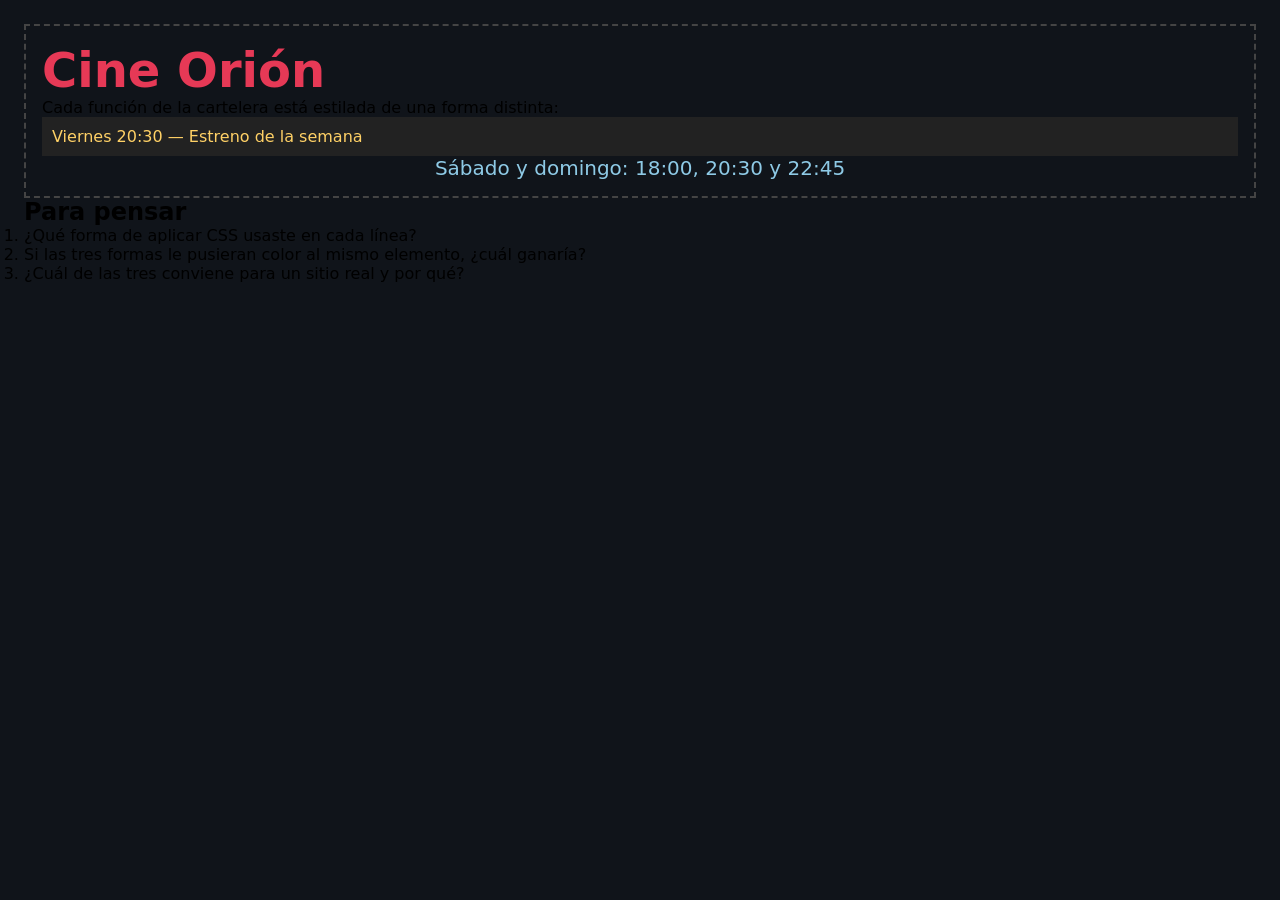
<file: 01-formas-de-aplicar-css/index.html>
<!doctype html>
<html lang="es">
  <head>
    <meta charset="UTF-8" />
    <meta name="viewport" content="width=device-width, initial-scale=1.0" />
    <title>Cine Orión — Cartelera</title>

    <!-- ============================================================
          ESTE ES EL ÚNICO EJERCICIO DE LA CARPETA DONDE SE EDITA
         EL HTML. Acá practicás el CSS INTERNO (etiqueta <style>).
         ============================================================ -->
    <style>
      /* TODO 2 ✅ — CSS interno
         Escribí una regla para la clase .funcion con:
         - background-color: #222
         - color: #ffd166
         - padding: 10px
      */

      .funcion {
        background-color: #222;
        color: #ffd166;
        padding: 10px;
      }
    </style>

    <link rel="stylesheet" href="styles.css" />
  </head>
  <body>
    <header class="cartel">
      <!-- TODO 1 ✅ — CSS en línea
           Completá el atributo style de este h1 con:
           style="color: #e63946; font-size: 48px;"
      -->
      <h1 style="color: #e63956; font-size: 48px">Cine Orión</h1>

      <p>Cada función de la cartelera está estilada de una forma distinta:</p>

      <!-- TODO 2 — CSS interno: esta línea toma la regla del <style> de arriba -->
      <p class="funcion">Viernes 20:30 — Estreno de la semana</p>

      <!-- TODO 3 — CSS externo: esta línea se estila desde styles.css -->
      <p class="funcion-externa">Sábado y domingo: 18:00, 20:30 y 22:45</p>
    </header>

    <main class="para-pensar">
      <h2>Para pensar</h2>
      <ol>
        <li>¿Qué forma de aplicar CSS usaste en cada línea?</li>
        <li>
          Si las tres formas le pusieran color al mismo elemento, ¿cuál ganaría?
        </li>
        <li>¿Cuál de las tres conviene para un sitio real y por qué?</li>
      </ol>
    </main>
  </body>
</html>
</file>
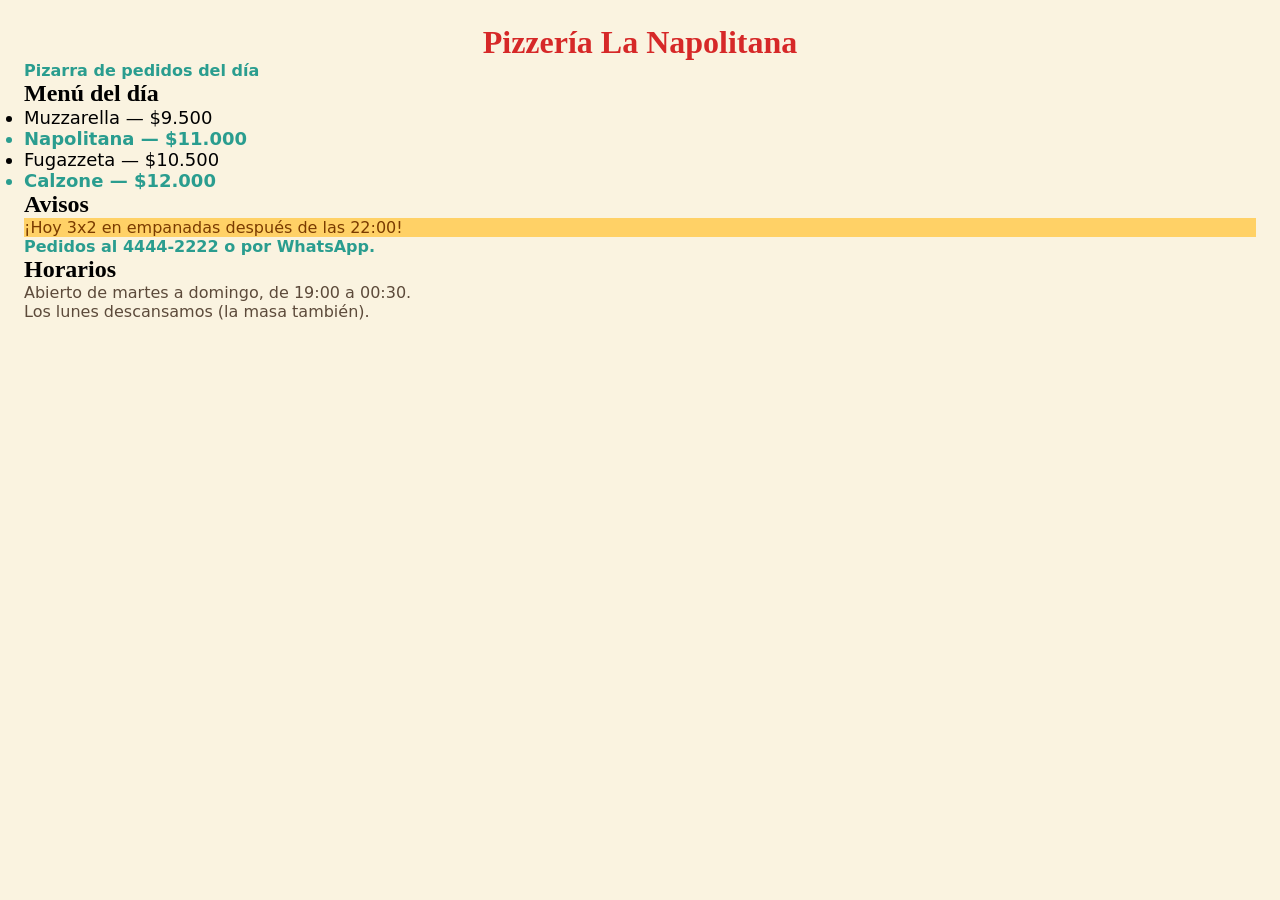
<file: 02-selectores-especificidad/index.html>
<!doctype html>
<html lang="es">
  <head>
    <meta charset="UTF-8" />
    <meta name="viewport" content="width=device-width, initial-scale=1.0" />
    <title>La Napolitana — Pizarra de pedidos</title>
    <link rel="stylesheet" href="styles.css" />
  </head>
  <body>
    <header>
      <h1 id="titulo-principal">Pizzería La Napolitana</h1>
      <p class="destacado">Pizarra de pedidos del día</p>
    </header>

    <main>
      <section class="menu">
        <h2>Menú del día</h2>
        <ul>
          <li>Muzzarella — $9.500</li>
          <li class="destacado">Napolitana — $11.000</li>
          <li>Fugazzeta — $10.500</li>
          <li class="destacado">Calzone — $12.000</li>
        </ul>
      </section>

      <section class="avisos">
        <h2>Avisos</h2>
        <p id="aviso">¡Hoy 3x2 en empanadas después de las 22:00!</p>
        <p class="destacado">Pedidos al 4444-2222 o por WhatsApp.</p>
      </section>

      <section class="horarios">
        <h2>Horarios</h2>
        <p>Abierto de martes a domingo, de 19:00 a 00:30.</p>
        <p>Los lunes descansamos (la masa también).</p>
      </section>
    </main>
  </body>
</html>
</file>
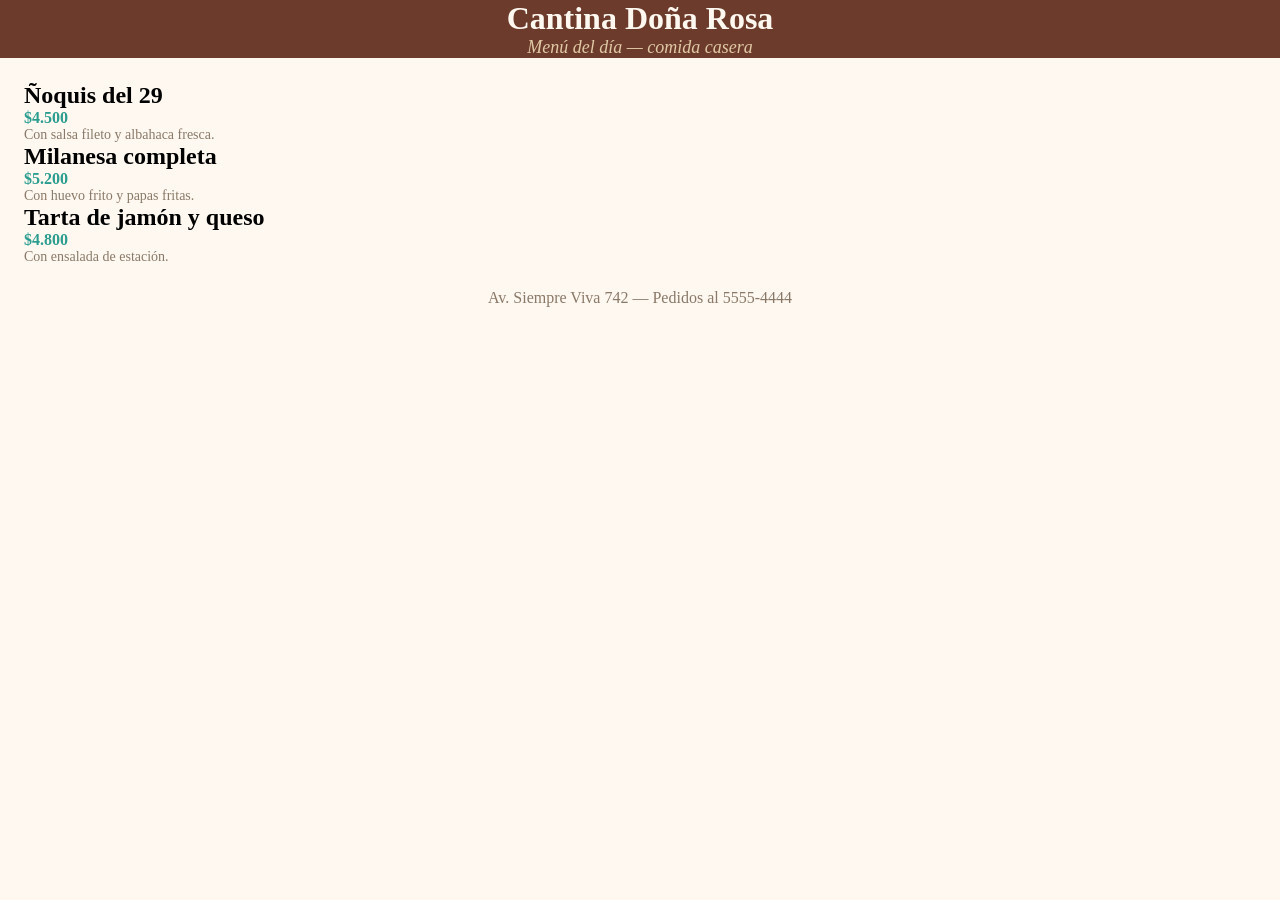
<file: 03-texto-y-colores/index.html>
<!DOCTYPE html>
<html lang="es">
  <head>
    <meta charset="UTF-8" />
    <meta name="viewport" content="width=device-width, initial-scale=1.0" />
    <title>Cantina Doña Rosa — Menú del día</title>
    <link rel="stylesheet" href="styles.css" />
  </head>
  <body>
    <header class="encabezado">
      <h1>Cantina Doña Rosa</h1>
      <p class="subtitulo">Menú del día — comida casera</p>
    </header>

    <main>
      <article class="plato">
        <h2>Ñoquis del 29</h2>
        <p class="precio">$4.500</p>
        <p class="descripcion">Con salsa fileto y albahaca fresca.</p>
      </article>

      <article class="plato">
        <h2>Milanesa completa</h2>
        <p class="precio">$5.200</p>
        <p class="descripcion">Con huevo frito y papas fritas.</p>
      </article>

      <article class="plato">
        <h2>Tarta de jamón y queso</h2>
        <p class="precio">$4.800</p>
        <p class="descripcion">Con ensalada de estación.</p>
      </article>
    </main>

    <footer class="pie">
      <p>Av. Siempre Viva 742 — Pedidos al 5555-4444</p>
    </footer>
  </body>
</html>
</file>
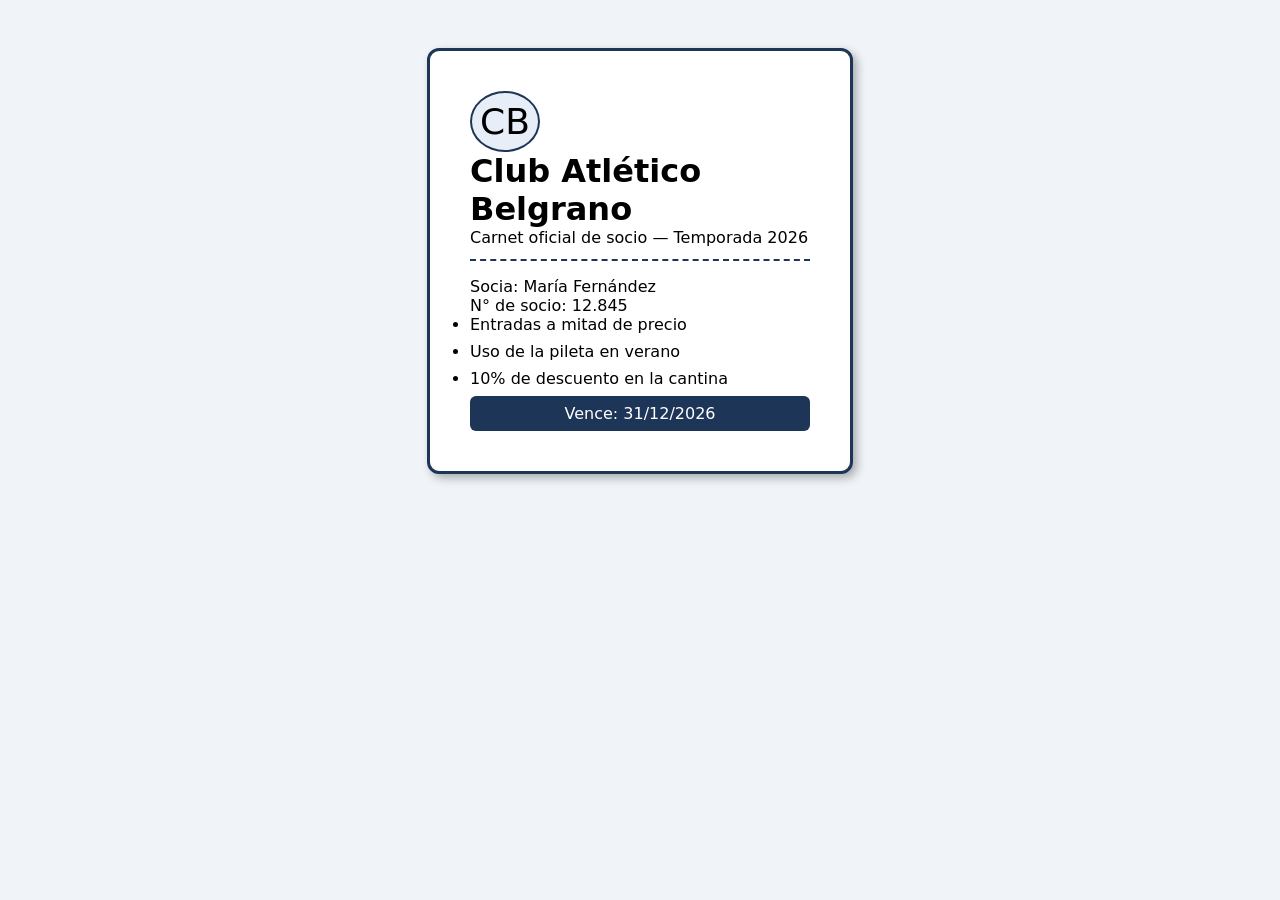
<file: 04-modelo-de-caja/index.html>
<!DOCTYPE html>
<html lang="es">
  <head>
    <meta charset="UTF-8" />
    <meta name="viewport" content="width=device-width, initial-scale=1.0" />
    <title>Club Atlético Belgrano — Carnet de socio</title>
    <link rel="stylesheet" href="styles.css" />
  </head>
  <body>
    <main class="carnet">
      <div class="fila-encabezado">
        <span class="escudo">CB</span>
        <div>
          <h1>Club Atlético Belgrano</h1>
          <p>Carnet oficial de socio — Temporada 2026</p>
        </div>
      </div>

      <div class="datos">
        <p class="nombre">Socia: María Fernández</p>
        <p class="numero">N° de socio: 12.845</p>
      </div>

      <ul class="beneficios">
        <li>Entradas a mitad de precio</li>
        <li>Uso de la pileta en verano</li>
        <li>10% de descuento en la cantina</li>
      </ul>

      <p class="vencimiento">Vence: 31/12/2026</p>
    </main>
  </body>
</html>
</file>
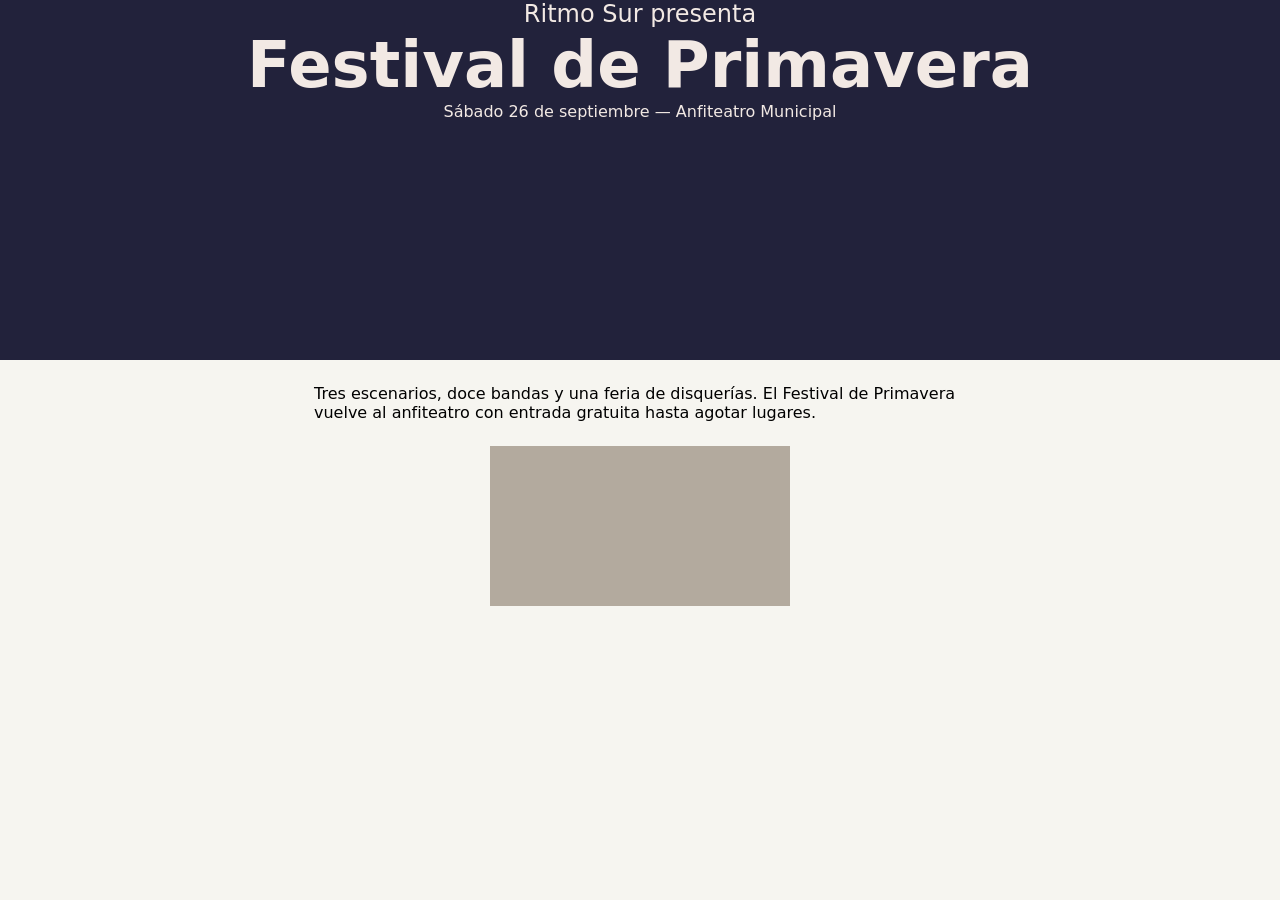
<file: 05-tamanos-y-unidades/index.html>
<!DOCTYPE html>
<html lang="es">
  <head>
    <meta charset="UTF-8" />
    <meta name="viewport" content="width=device-width, initial-scale=1.0" />
    <title>Ritmo Sur — Festival de Primavera</title>
    <link rel="stylesheet" href="styles.css" />
  </head>
  <body>
    <header class="banner">
      <p class="etiqueta">Ritmo Sur presenta</p>
      <h1>Festival de Primavera</h1>
      <p class="fecha">Sábado 26 de septiembre — Anfiteatro Municipal</p>
    </header>

    <main class="contenido">
      <p>
        Tres escenarios, doce bandas y una feria de disquerías. El Festival de
        Primavera vuelve al anfiteatro con entrada gratuita hasta agotar lugares.
      </p>

      <div class="poster"></div>
    </main>
  </body>
</html>
</file>
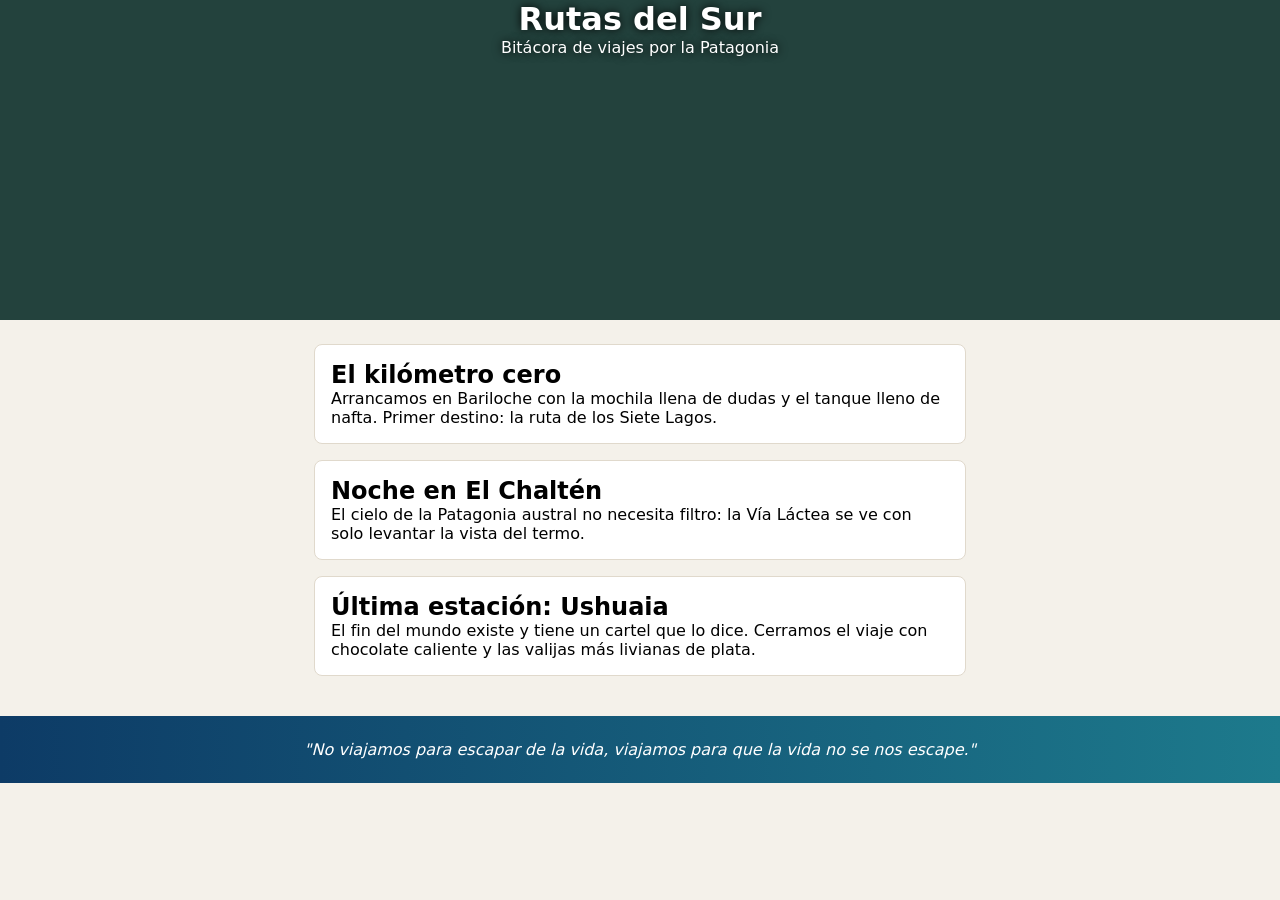
<file: 06-background/index.html>
<!DOCTYPE html>
<html lang="es">
  <head>
    <meta charset="UTF-8" />
    <meta name="viewport" content="width=device-width, initial-scale=1.0" />
    <title>Rutas del Sur — Bitácora de viajes</title>
    <link rel="stylesheet" href="styles.css" />
  </head>
  <body>
    <header class="hero">
      <h1>Rutas del Sur</h1>
      <p>Bitácora de viajes por la Patagonia</p>
    </header>

    <main>
      <article class="post">
        <h2>El kilómetro cero</h2>
        <p>
          Arrancamos en Bariloche con la mochila llena de dudas y el tanque
          lleno de nafta. Primer destino: la ruta de los Siete Lagos.
        </p>
      </article>

      <article class="post">
        <h2>Noche en El Chaltén</h2>
        <p>
          El cielo de la Patagonia austral no necesita filtro: la Vía Láctea
          se ve con solo levantar la vista del termo.
        </p>
      </article>

      <article class="post">
        <h2>Última estación: Ushuaia</h2>
        <p>
          El fin del mundo existe y tiene un cartel que lo dice. Cerramos el
          viaje con chocolate caliente y las valijas más livianas de plata.
        </p>
      </article>
    </main>

    <blockquote class="frase">
      "No viajamos para escapar de la vida, viajamos para que la vida no se
      nos escape."
    </blockquote>
  </body>
</html>
</file>
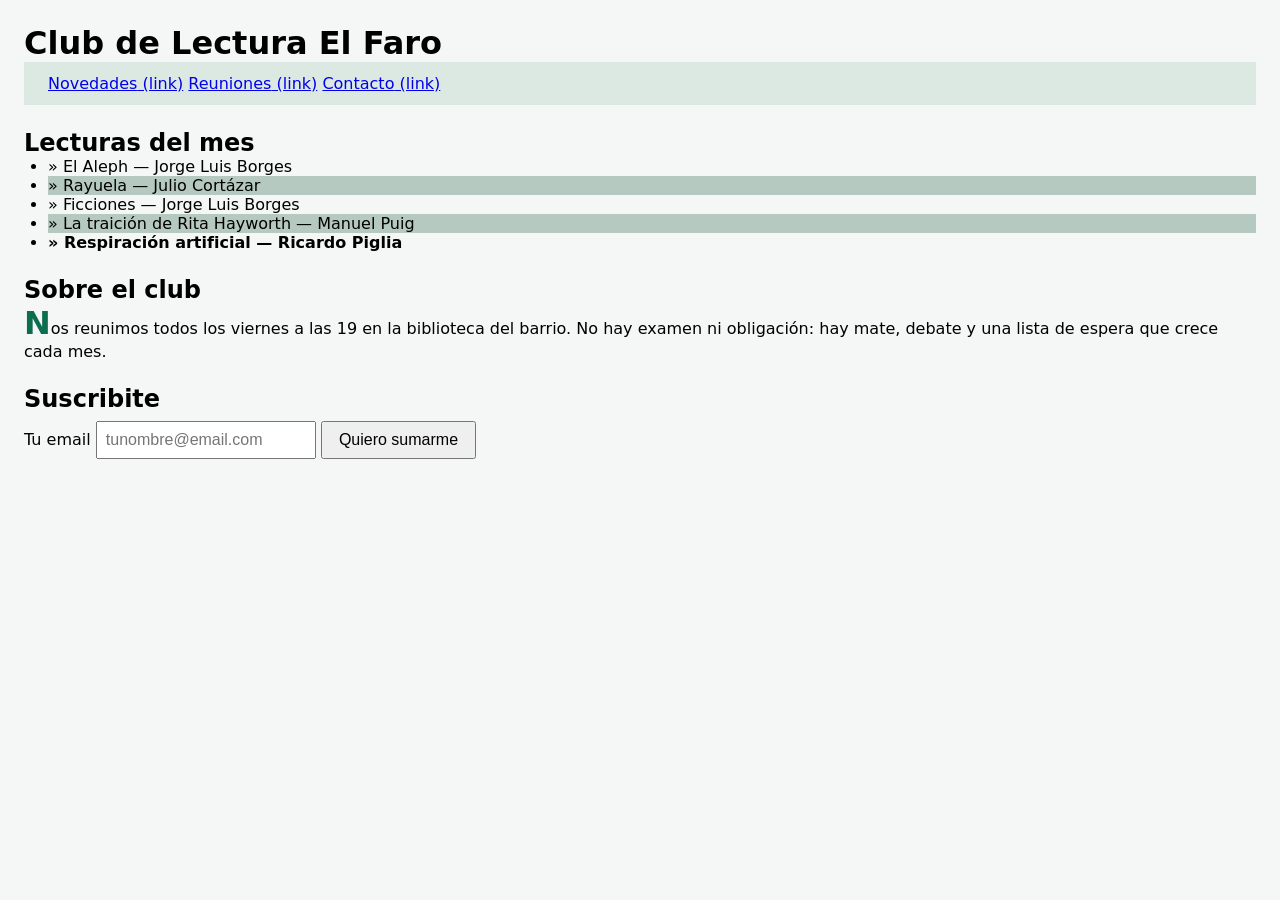
<file: 09-pseudoclases-pseudoelementos/index.html>
<!DOCTYPE html>
<html lang="es">
  <head>
    <meta charset="UTF-8" />
    <meta name="viewport" content="width=device-width, initial-scale=1.0" />
    <title>Club de Lectura El Faro</title>
    <link rel="stylesheet" href="styles.css" />
  </head>
  <body>
    <header>
      <h1>Club de Lectura El Faro</h1>
      <nav class="menu">
        <a href="#">Novedades</a>
        <a href="#">Reuniones</a>
        <a href="#">Contacto</a>
      </nav>
    </header>

    <main>
      <section class="libros">
        <h2>Lecturas del mes</h2>
        <ul class="lista">
          <li>El Aleph — Jorge Luis Borges</li>
          <li>Rayuela — Julio Cortázar</li>
          <li>Ficciones — Jorge Luis Borges</li>
          <li>La traición de Rita Hayworth — Manuel Puig</li>
          <li>Respiración artificial — Ricardo Piglia</li>
        </ul>
      </section>

      <section class="sobre">
        <h2>Sobre el club</h2>
        <p class="texto">
          Nos reunimos todos los viernes a las 19 en la biblioteca del barrio.
          No hay examen ni obligación: hay mate, debate y una lista de espera
          que crece cada mes.
        </p>
      </section>

      <section class="contacto">
        <h2>Suscribite</h2>
        <form>
          <label for="email">Tu email</label>
          <input type="email" id="email" placeholder="tunombre@email.com" />
          <button type="submit">Quiero sumarme</button>
        </form>
      </section>
    </main>
  </body>
</html>
</file>
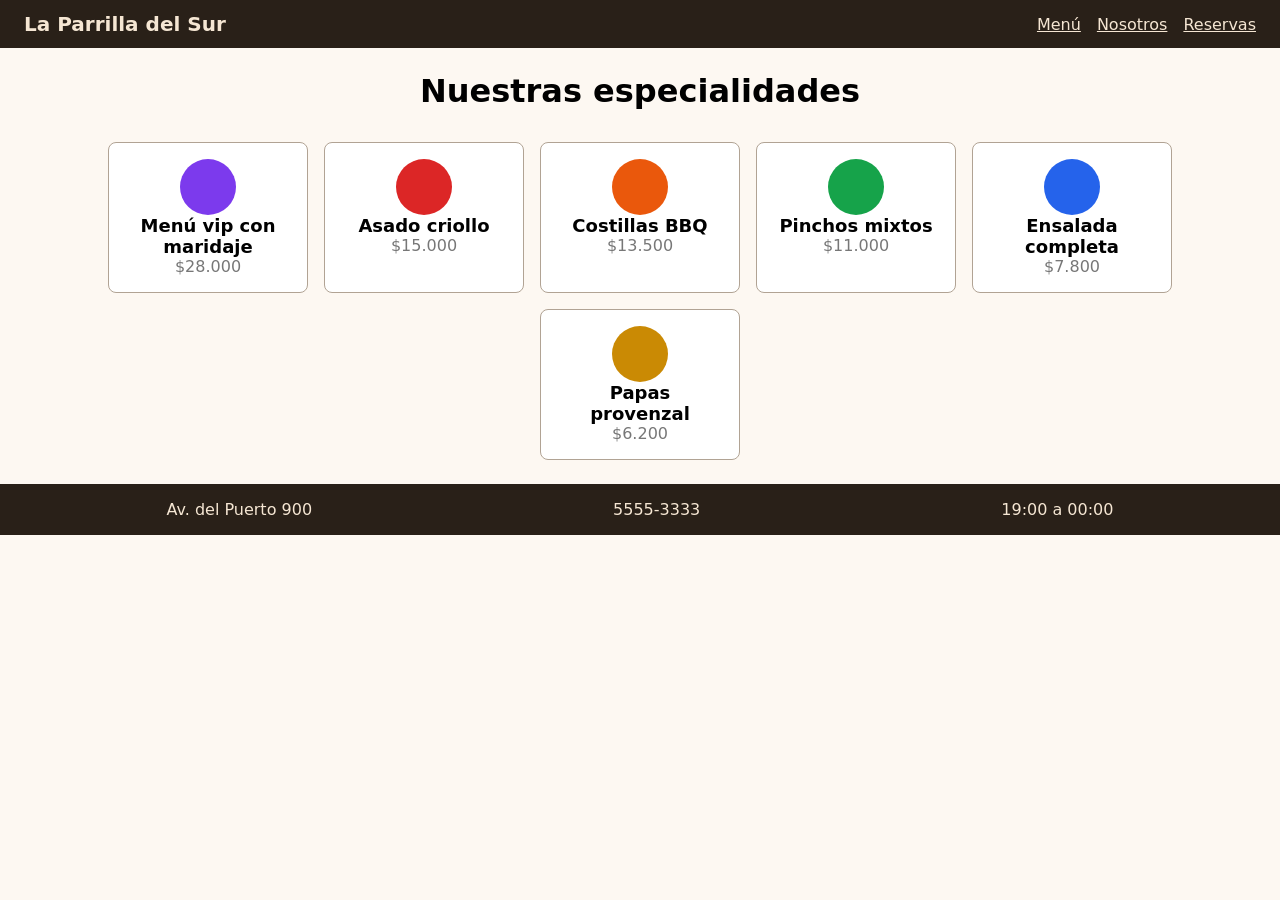
<file: 10-flexbox/index.html>
<!DOCTYPE html>
<html lang="es">
  <head>
    <meta charset="UTF-8" />
    <meta name="viewport" content="width=device-width, initial-scale=1.0" />
    <title>La Parrilla del Sur</title>
    <link rel="stylesheet" href="styles.css" />
  </head>
  <body>
    <header class="barra">
      <span class="logo"> La Parrilla del Sur</span>
      <nav class="links">
        <a href="#">Menú</a>
        <a href="#">Nosotros</a>
        <a href="#">Reservas</a>
      </nav>
    </header>

    <main>
      <h1 class="titulo">Nuestras especialidades</h1>

      <section class="platos">
        <article class="plato">
          <div class="emoji"></div>
          <h2>Asado criollo</h2>
          <p>$15.000</p>
        </article>

        <article class="plato">
          <div class="emoji"></div>
          <h2>Costillas BBQ</h2>
          <p>$13.500</p>
        </article>

        <article class="plato">
          <div class="emoji"></div>
          <h2>Pinchos mixtos</h2>
          <p>$11.000</p>
        </article>

        <article class="plato">
          <div class="emoji"></div>
          <h2>Ensalada completa</h2>
          <p>$7.800</p>
        </article>

        <article class="plato">
          <div class="emoji"></div>
          <h2>Papas provenzal</h2>
          <p>$6.200</p>
        </article>

        <article class="plato destacado">
          <div class="emoji"></div>
          <h2>Menú vip con maridaje</h2>
          <p>$28.000</p>
        </article>
      </section>
    </main>

    <footer class="pie">
      <p> Av. del Puerto 900</p>
      <p> 5555-3333</p>
      <p> 19:00 a 00:00</p>
    </footer>
  </body>
</html>
</file>
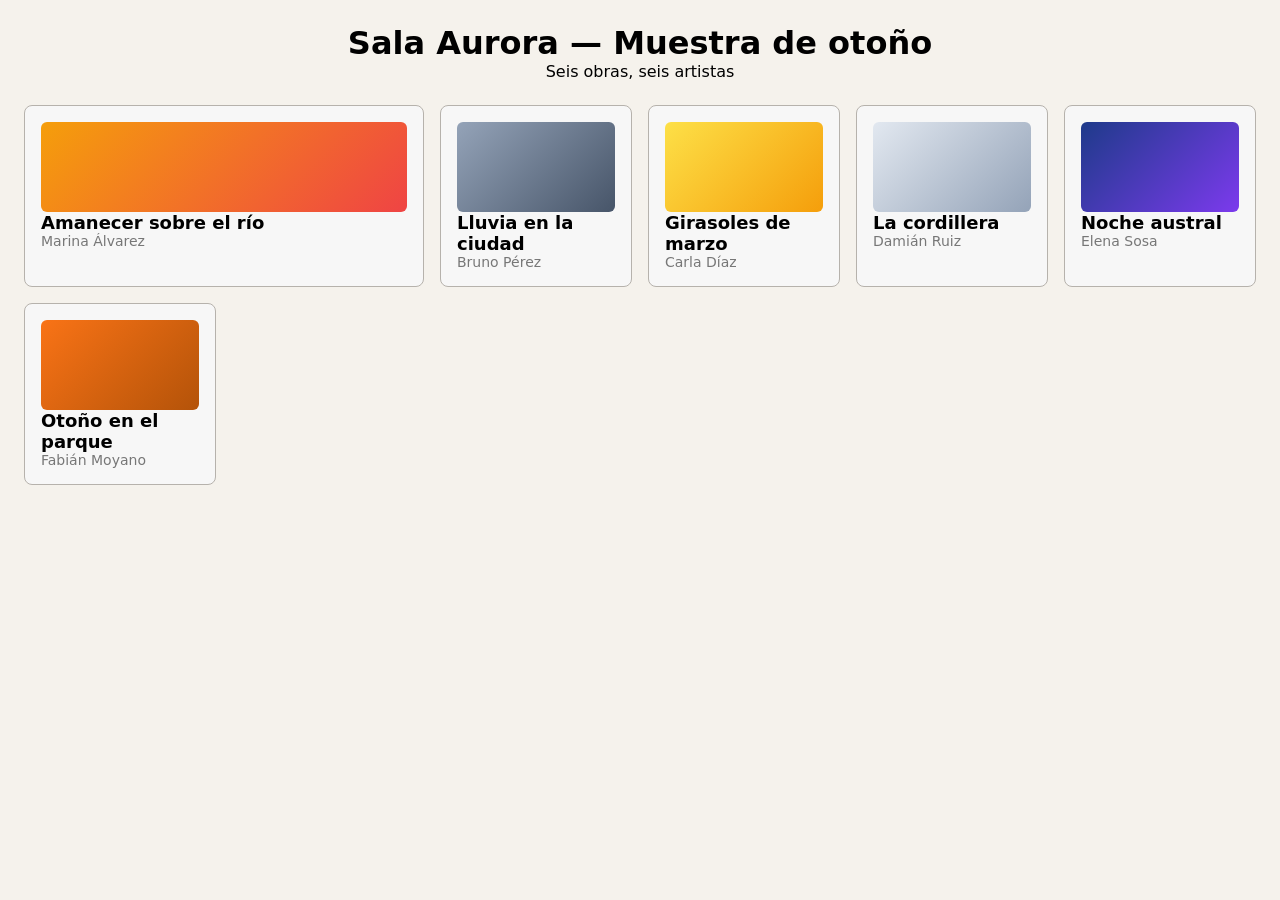
<file: 11-grid/index.html>
<!DOCTYPE html>
<html lang="es">
  <head>
    <meta charset="UTF-8" />
    <meta name="viewport" content="width=device-width, initial-scale=1.0" />
    <title>Sala Aurora — Muestra de otoño</title>
    <link rel="stylesheet" href="styles.css" />
  </head>
  <body>
    <header class="cabecera">
      <h1>Sala Aurora — Muestra de otoño</h1>
      <p>Seis obras, seis artistas</p>
    </header>

    <main class="galeria">
      <article class="obra destacada">
        <div class="lienzo"></div>
        <h2>Amanecer sobre el río</h2>
        <p>Marina Álvarez</p>
      </article>

      <article class="obra">
        <div class="lienzo"></div>
        <h2>Lluvia en la ciudad</h2>
        <p>Bruno Pérez</p>
      </article>

      <article class="obra">
        <div class="lienzo"></div>
        <h2>Girasoles de marzo</h2>
        <p>Carla Díaz</p>
      </article>

      <article class="obra">
        <div class="lienzo"></div>
        <h2>La cordillera</h2>
        <p>Damián Ruiz</p>
      </article>

      <article class="obra">
        <div class="lienzo"></div>
        <h2>Noche austral</h2>
        <p>Elena Sosa</p>
      </article>

      <article class="obra">
        <div class="lienzo"></div>
        <h2>Otoño en el parque</h2>
        <p>Fabián Moyano</p>
      </article>
    </main>
  </body>
</html>
</file>
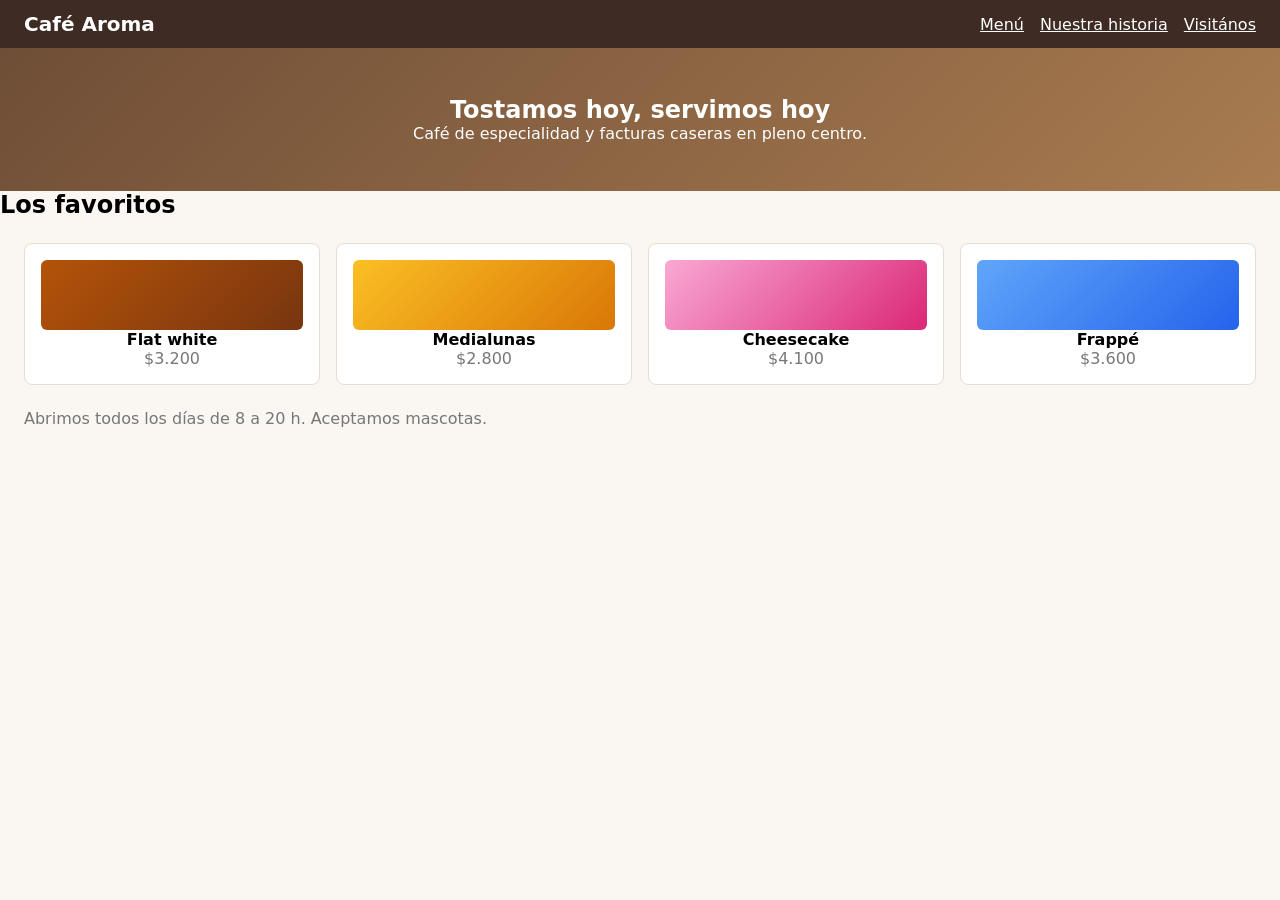
<file: 12-media-queries/index.html>
<!DOCTYPE html>
<html lang="es">
  <head>
    <meta charset="UTF-8" />
    <meta name="viewport" content="width=device-width, initial-scale=1.0" />
    <title>Café Aroma</title>
    <link rel="stylesheet" href="styles.css" />
  </head>
  <body>
    <header class="barra">
      <span class="logo"> Café Aroma</span>
      <nav class="links">
        <a href="#">Menú</a>
        <a href="#">Nuestra historia</a>
        <a href="#">Visitános</a>
      </nav>
    </header>

    <section class="hero">
      <h1>Tostamos hoy, servimos hoy</h1>
      <p>Café de especialidad y facturas caseras en pleno centro.</p>
    </section>

    <main>
      <h2>Los favoritos</h2>
      <section class="tarjetas">
        <article class="tarjeta">
          <div class="emoji"></div>
          <h3>Flat white</h3>
          <p>$3.200</p>
        </article>

        <article class="tarjeta">
          <div class="emoji"></div>
          <h3>Medialunas</h3>
          <p>$2.800</p>
        </article>

        <article class="tarjeta">
          <div class="emoji"></div>
          <h3>Cheesecake</h3>
          <p>$4.100</p>
        </article>

        <article class="tarjeta">
          <div class="emoji"></div>
          <h3>Frappé</h3>
          <p>$3.600</p>
        </article>
      </section>

      <p class="nota">
        Abrimos todos los días de 8 a 20 h. Aceptamos mascotas.
      </p>
    </main>
  </body>
</html>
</file>
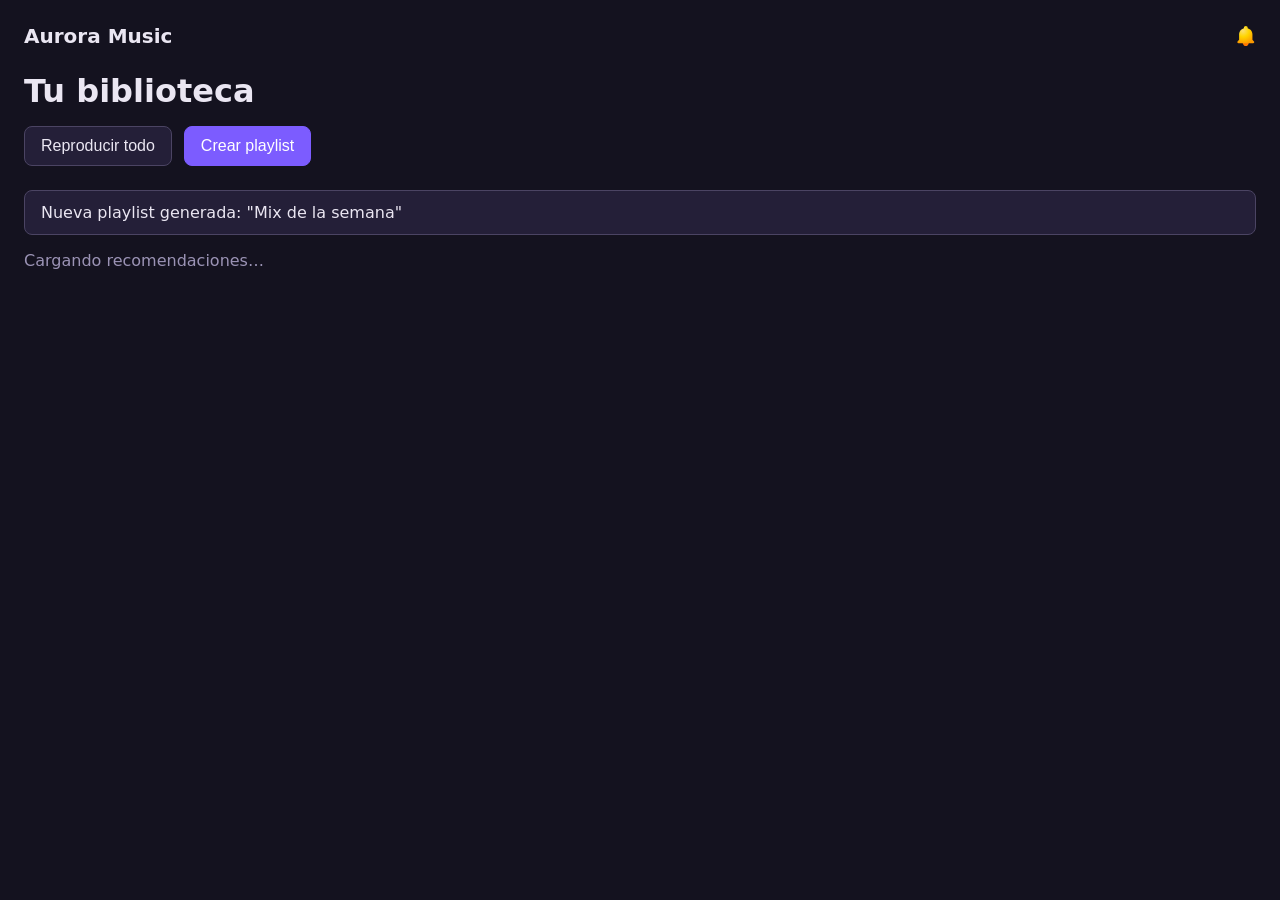
<file: 13-animaciones-transiciones/index.html>
<!DOCTYPE html>
<html lang="es">
  <head>
    <meta charset="UTF-8" />
    <meta name="viewport" content="width=device-width, initial-scale=1.0" />
    <title>Aurora Music</title>
    <link rel="stylesheet" href="styles.css" />
  </head>
  <body>
    <header class="app-barra">
      <span class="logo"> Aurora Music</span>
      <img src="./bell.svg" class="campana"></img>
    </header>

    <main>
      <h1>Tu biblioteca</h1>

      <div class="botones">
        <button class="btn">Reproducir todo</button>
        <button class="btn btn-primario">Crear playlist</button>
      </div>

      <div class="alerta">
        <p> Nueva playlist generada: "Mix de la semana"</p>
      </div>

      <p class="cargando">Cargando recomendaciones…</p>
    </main>
  </body>
</html>
</file>
<file: 01-formas-de-aplicar-css/styles.css>
/* ============================================================
    EJERCICIO 1 — FORMAS DE APLICAR CSS
   ============================================================
   El Cine Orión renovó la página y quiere que la cartelera se
   vea como corresponde. Vas a estilarla de las tres formas que
   existen:

   TODO 1  CSS EN LÍNEA  (en index.html, atributo style del h1)
   TODO 2  CSS INTERNO   (en index.html, etiqueta <style>)
   TODO 3  CSS EXTERNO   (acá, en este archivo)

    Es el único ejercicio donde también se edita el HTML.
   ============================================================ */

/* ─── Reset y base — ya está hecho, no lo modifiques ─── */
* {
  margin: 0;
  padding: 0;
  box-sizing: border-box;
}

body {
  font-family: system-ui, sans-serif;
  background-color: #10141a;
  padding: 24px;
}

.cartel {
  border: 2px dashed #444;
  padding: 16px;
}

/* ============================================================
   TODO 3 ✅ — CSS EXTERNO
   Este archivo está enlazado desde el <head> con la etiqueta
   <link>. Escribí una regla para la clase .funcion-externa con:
   - color: #8ecae6
   - font-size: 20px
   - text-align: center
   ============================================================ */

.funcion-externa {
  color: #8ecae6;
  font-size: 20px;
  text-align: center;
}
</file>
<file: 02-selectores-especificidad/styles.css>
/* ============================================================
    EJERCICIO 2 — SELECTORES Y ESPECIFICIDAD
   ============================================================
   La Pizzería La Napolitana dejó la pizarra de tiza y ahora
   tiene su menú en una web. El HTML ya está listo: tu trabajo
   es que cada parte se vea distinta usando el selector correcto.

   Teoría: sección 3 de teoria.md.
   ============================================================ */

/* ─── Reset y base — ya está hecho, no lo modifiques ───
   El selector universal * toca TODOS los elementos: es el que
   tiene la especificidad más baja de todas. */
* {
  margin: 0;
  padding: 0;
  box-sizing: border-box;
}

body {
  font-family: system-ui, sans-serif;
  background-color: #faf3e0;
  padding: 24px;
}

/* ============================================================
   TODO 1 ✅ — Selector de ETIQUETA
   Todos los <p> de la página deberían verse con:
   - color: #5c4a3a
   ============================================================ */

p {
  color: #5c4a3a;
}

/* ============================================================
   TODO 2 ✅ — Selector de CLASE
   Los párrafos (y listas) con clase .destacado deben tener:
   - color: #2a9d8f
   - font-weight: bold
   Pregunta: esta regla también usa `color`, igual que el
   TODO 1. ¿Quién gana y por qué?
   ============================================================ */

.destacado {
  color: #2a9d8f;
  font-weight: bold;
}

/* ============================================================
   TODO 3 ✅ — Selector de ID
   El título #titulo-principal:
   - color: #d62828
   - text-align: center
   El aviso #aviso:
   - background-color: #ffd166
   - color: #7a4b00
   ============================================================ */

#titulo-principal {
  color: #d62828;
  text-align: center;
}

#aviso {
  background-color: #ffd166;
  color: #7a3b00;
}

/* ============================================================
   TODO 4 ✅ — Selectores AGRUPADOS
   Con UNA sola regla (separando con coma), dale a h1 y h2:
   - font-family: Georgia, "Times New Roman", serif
   ============================================================ */

h1,
h2 {
  font-family: Georgia, "Times New Roman", serif;
}

/* ============================================================
   TODO 5 ✅ — Selectores ANIDADOS
   Solo los <li> que están DENTRO de .menu deben tener:
   - font-size: 18px
   Después probá escribir la regla solo con li (sin .menu) y
   mirá la página. ¿Cambió algo? ¿Por qué?
   ============================================================ */

.menu li {
  font-size: 18px;
}

/* ============================================================
    DESAFÍO DE ESPECIFICIDAD — respondé antes de mirar el
   navegador. En la página hay varios <p>:
   1. ¿De qué color queda el <p> con clase .destacado?
   2. ¿De qué color queda el <p> con id #aviso?
   3. ¿Y los <p> que no tienen clase ni id?
   Escribí tu respuesta acá abajo, después abrí el navegador
   y verificá. ¿Coincidió con la cuenta de puntos de la teoría?
   ============================================================ */
</file>
<file: 03-texto-y-colores/styles.css>
/* ============================================================
    EJERCICIO 3 — TEXTO Y COLORES
   ============================================================
   La Cantina Doña Rosa necesita que su menú del día se vea
   cálido y fácil de leer. El HTML ya está listo: tu trabajo es
   darle color y tipografía a cada parte.

   Teoría: sección 4 (4.1 a 4.3) de teoria.md.
   ============================================================ */

/* ─── Reset y base — ya está hecho, no lo modifiques ─── */
* {
  margin: 0;
  padding: 0;
  box-sizing: border-box;
}

main {
  padding: 24px;
}

/* ============================================================
   TODO 1 ✅ — Base de la página
   Al body dale:
   - background-color: #fff8f0
   - font-family: Georgia, "Times New Roman", serif
   ============================================================ */

body {
  background-color: #fff8f0;
  font-family: Georgia, "Times New Roman", serif;
  /* font-family:
    system-ui,
    -apple-system,
    BlinkMacSystemFont,
    "Segoe UI",
    Roboto,
    Oxygen,
    Ubuntu,
    Cantarell,
    "Open Sans",
    "Helvetica Neue",
    sans-serif; */
}

/* ============================================================
   TODO 2 ✅ — Encabezado
   A .encabezado dale:
   - background-color: #6d3b2b
   - text-align: center
   A su h1 (selector anidado: .encabezado h1):
   - color: #fff8f0
   ============================================================ */

.encabezado {
  background-color: #6d3b2b;
  text-align: center;
}

.encabezado h1 {
  color: #fff8f0;
}

/* ============================================================
   TODO 3 ✅ — Subtítulo
   A .subtitulo dale:
   - color: #e0c9a6
   - font-size: 18px
   Extra: probá también font-style: italic y mirá la diferencia.
   ============================================================ */

.subtitulo {
  color: #e0c9a6;
  font-size: 18px;
  font-style: italic;
}

/* ============================================================
   TODO 4 ✅ — Precios
   A .precio dale:
   - color: #2a9d8f
   - font-weight: bold
   ============================================================ */

.precio {
  color: #2a9d8f;
  font-weight: bold;
}

/* ============================================================
   TODO 5 ✅ — Descripciones
   A .descripcion dale:
   - color: #8a7968
   - font-size: 14px
   ============================================================ */

.descripcion {
  color: #8a7968;
  font-size: 14px;
}

/* ============================================================
   TODO 6 — Pie de página
   A .pie dale:
   - text-align: center
   - color: #8a7968
   ============================================================ */

.pie {
  text-align: center;
  color: #8a7968;
}

/* ============================================================
    PARA PENSAR
   Probá cambiar el font-family del body a system-ui, sans-serif.
   ¿Qué cambió en toda la página? ¿Por qué una sola regla afectó
   a todos los textos?
   ============================================================ */
</file>
<file: 04-modelo-de-caja/styles.css>
/* ============================================================
    EJERCICIO 4 — MODELO DE CAJA
   ============================================================
   El Club Atlético Belgrano quiere digitalizar el carnet de
   sus socios. Cada elemento es una caja: contenido, padding,
   borde y margen. Tu trabajo es armar el carnet con esas capas.

   Teoría: sección 4.4 a 4.6 y sección 6 de teoria.md.
   ============================================================ */

/* ─── Reset y base — ya está hecho, no lo modifiques ─── */
* {
  margin: 0;
  padding: 0;
}

body {
  font-family: system-ui, sans-serif;
  background-color: #f0f4f8;
  padding: 24px;
}

/* ============================================================
   TODO 1 ✅ — El carnet
   A .carnet dale:
   - background-color: #ffffff
   - width: 340px
   - margin: 24px auto    el auto a los costados lo centra
   - padding: 20px
   - border: 3px solid #1d3557
   - border-radius: 12px
   ============================================================ */

.carnet {
  background-color: #ffffff;
  width: 340px;
  margin: 24px auto;
  padding: 40px;
  border: 3px solid #1d3557;
  border-radius: 12px;
}

/* ============================================================
   TODO 2 ✅ — La sombra
   Sumale a .carnet (podés escribir otra regla .carnet o
   completar la anterior):
   - box-shadow: 4px 4px 10px rgba(0, 0, 0, 0.3)
   ============================================================ */

.carnet {
  box-shadow: 4px 4px 10px rgba(0, 0, 0, 0.3);
}

/* ============================================================
   TODO 3 ✅ — Fila del encabezado
   A .fila-encabezado dale:
   - margin-bottom: 16px
   - padding-bottom: 12px
   - border-bottom: 2px dashed #1d3557
   ============================================================ */

.fila-encabezado {
  margin-bottom: 16px;
  padding-bottom: 12px;
  border-bottom: 2px dashed #1d3557;
}

/* ============================================================
   TODO 4 ✅ — El escudo
   A .escudo dale:
   - font-size: 36px
   - background-color: #e8eef7
   - border: 2px solid #1d3557
   - border-radius: 50%    el círculo perfecto
   - padding: 8px
   ============================================================ */

.escudo {
  display: inline-block;
  font-size: 36px;
  background-color: #e8eef7;
  border: 2px solid #1d3557;
  border-radius: 50%;
  padding: 8px;
}

/* ============================================================
   TODO 5 ✅ — Beneficios
   A .beneficios li dale:
   - margin-bottom: 8px
   ============================================================ */

.beneficios li {
  margin-bottom: 8px;
}

/* ============================================================
   TODO 6 ✅ — Vencimiento
   A .vencimiento dale:
   - background-color: #1d3557
   - color: #ffffff
   - text-align: center
   - padding: 8px
   - border-radius: 6px
   ============================================================ */

.vencimiento {
  background-color: #1d3557;
  color: #ffffff;
  text-align: center;
  padding: 8px;
  border-radius: 6px;
}

/* ============================================================
    EXPERIMENTO DE BOX-SIZING
   El reset usa box-sizing: border-box: el width incluye el
   padding y el borde. Probá cambiar el padding de .carnet de
   20px a 40px: ¿el carnet crece o sigue midiendo 340px?
   Después sacá el box-sizing del reset y probá de nuevo.
   ¿Qué pasó ahora?
   ============================================================ */
</file>
<file: 05-tamanos-y-unidades/styles.css>
/* ============================================================
    EJERCICIO 5 — TAMAÑOS Y UNIDADES
   ============================================================
   La productora Ritmo Sur quiere el banner de su festival.
   Acá no alcanza con poner números: hay que elegir la unidad
   correcta (px, %, em, rem, vw, vh) para que el diseño se
   acomode a cualquier pantalla.

   Teoría: sección 4.6 (Ancho y Alto) de teoria.md.
   ============================================================ */

/* ─── Reset y base — ya está hecho, no lo modifiques ─── */
* {
  margin: 0;
  padding: 0;
  box-sizing: border-box;
}

body {
  font-family: system-ui, sans-serif;
  background-color: #f6f5f0;
}

/* ============================================================
   TODO 1 ✅ — El banner
   A .banner dale:
   - width: 100%
   - height: 40vh           40% de la altura de la ventana
   - background-color: #22223b
   - color: #f2e9e4
   - text-align: center
   Probá después cambiar 40vh por 400px y achicar la ventana:
   ¿cuál de los dos se adapta mejor?
   ============================================================ */

.banner {
  width: 100%;
  height: 40vh;
  background-color: #22223b;
  color: #f2e9e4;
  text-align: center;
}

/* ============================================================
   TODO 2 ✅ — Título del festival
   A .banner h1 dale:
   - font-size: 4rem
   rem es relativo al tamaño de fuente del html. Probá cambiar
   4rem por 4vw y mover el ancho de la ventana. ¿Qué diferencia
   hay entre rem y vw?
   ============================================================ */

.banner h1 {
  font-size: 4rem;
}

/* ============================================================
   TODO 3 ✅ — Contenido centrado
   A .contenido dale:
   - max-width: 700px
   - margin: 0 auto         arriba/abajo 0, izq/der auto (centra)
   - padding: 24px
   Achicá la ventana: ¿por qué max-width en vez de width?
   ============================================================ */

.contenido {
  max-width: 700px;
  margin: 0 auto;
  padding: 24px;
}

/* ============================================================
   TODO 4 ✅ — Etiqueta
   A .etiqueta dale:
   - font-size: 1.5em
   em es relativo al tamaño de fuente del ELEMENTO PADRE.
   Cambiale el font-size al .banner y mirá cómo se mueve solo.
   ============================================================ */

.etiqueta {
  font-size: 1.5em;
}

/* ============================================================
   TODO 5 ✅ — El póster
   A .poster dale:
   - font-size: 80px
   - text-align: center
   - min-height: 160px
   - max-width: 300px
   - margin: 24px auto
   - background-color: #e8e2d9
   ============================================================ */

.poster {
  font-size: 80px;
  text-align: center;
  min-height: 160px;
  max-width: 300px;
  margin: 24px auto;
  background-color: #b3aa9e;
}

/* ============================================================
    PARA PENSAR
   En tu equipo todo puede verse bien, pero ¿cómo verificarías
   que el banner también se ve bien en un celular?
   ============================================================ */
</file>
<file: 06-background/styles.css>
/* ============================================================
    EJERCICIO 6 — BACKGROUND
   ============================================================
   El blog de viajes "Rutas del Sur" necesita una portada con
   personalidad: una imagen de fondo en el encabezado y una
   franja con gradiente para la frase del cierre.

   Nota: la imagen se carga desde internet (picsum.photos).
   Si no tenés conexión, reemplazá la url() por un gradiente:
   linear-gradient(#23423d, #4a7c6f)

   Teoría: sección 4.7 de teoria.md.
   ============================================================ */

/* ─── Reset y base — ya está hecho, no lo modifiques ─── */
* {
  margin: 0;
  padding: 0;
  box-sizing: border-box;
}

body {
  font-family: system-ui, sans-serif;
  background-color: #f4f1ea;
}

main {
  max-width: 700px;
  margin: 0 auto;
  padding: 24px;
}

.post {
  background-color: #ffffff;
  border: 1px solid #e0d9cc;
  border-radius: 8px;
  padding: 16px;
  margin-bottom: 16px;
}

/* ============================================================
   TODO 1 ✅ — El hero con imagen de fondo
   A .hero dale:
   - height: 320px
   - background-color: #23423d       color de respaldo
   - background-image: url("https://picsum.photos/1200/500")
   - background-size: cover
   - background-position: center
   - background-repeat: no-repeat
   Si la imagen tarda en cargar, ¿para qué sirve el
   background-color de respaldo?
   ============================================================ */

.hero {
  height: 320px;
  background-color: #23423d;
  background-image: url("https://images.unsplash.com/photo-1637580980556-085dee659c7e");
  background-size: cover;
  background-position: center;
  background-repeat: no-repeat;
}

/* ============================================================
   TODO 2 ✅ — Texto del hero
   A .hero dale también:
   - color: #ffffff
   - text-align: center
   ¿El texto se lee bien sobre la imagen? Probá cambiar el
   background-size a contain y mirá la diferencia con cover.
   ============================================================ */

.hero {
  color: #fff;
  text-align: center;
}

.hero p,
.hero h1 {
  text-shadow: 0px 0px 10px #000000;
}

/* ============================================================
   TODO 3 ✅ — Frase con gradiente
   A .frase dale:
   - background: linear-gradient(90deg, #0d3b66, #1d7a8c)
   - color: #ffffff
   - padding: 24px
   - text-align: center
   Un gradiente es una "imagen" que genera CSS: por eso va en
   background-image (o en el shorthand background).
   ============================================================ */

.frase {
  background: linear-gradient(90deg, #0d3b66, #1d7a8c) no-repeat;
  color: #fff;
  padding: 24px;
  text-align: center;
  font-style: italic;
}

/* ============================================================
   TODO 4 ✅ — Experimento con attachment
   Sumale a .hero:
   - background-attachment: fixed
   Scrolleá la página: ¿qué le pasa a la imagen del hero?
   ============================================================ */

.hero {
  background-attachment: fixed;
}
</file>
<file: 09-pseudoclases-pseudoelementos/styles.css>
/* ============================================================
    EJERCICIO 9 — PSEUDOCLASES Y PSEUDOELEMENTOS
   ============================================================
   El Club de Lectura El Faro quiere que su página responda al
   visitante: links que reaccionan al mouse, una lista con
   efecto cebra, un input que avisa cuando está activo y
   detalles de estilo sin tocar el HTML.

   Teoría: sección 8 de teoria.md.
   ============================================================ */

/* ─── Reset y base — ya está hecho, no lo modifiques ─── */
* {
  margin: 0;
  padding: 0;
  box-sizing: border-box;
}

body {
  font-family: system-ui, sans-serif;
  background-color: #f4f7f5;
}

header {
  padding: 24px 24px 0;
}

.menu {
  padding: 12px 24px;
  background-color: #dce8e2;
}

main {
  padding: 0 24px 24px;
}

section {
  margin-top: 24px;
}

.lista {
  padding-left: 24px;
}

form {
  margin-top: 8px;
}

input {
  padding: 8px;
  font-size: 16px;
}

button {
  padding: 8px 16px;
  font-size: 16px;
}

/* ============================================================
   TODO 1 ✅ — Link bajo el mouse
   Con la pseudoclase :hover:
   .menu a:hover
   - color: #0d6e4f
   - font-weight: bold
   ============================================================ */

.menu a:hover {
  color: #0d6e4f;
  font-weight: bold;
}

/* ============================================================
   TODO 2 ✅ — Efecto cebra
   Las posiciones pares de la lista (sin tocar el HTML):
   .lista li:nth-child(even)
   - background-color: #dce8e2
   ============================================================ */

.lista li:nth-child(even) {
  background-color: #b6c9c0;
}

/* ============================================================
   TODO 3 ✅ — Hover sobre la lista
   .lista li:hover
   - background-color: #b8d8c4
   Pregunta: al pasar el mouse sobre un item par, ¿gana la
   cebra (TODO 2) o el hover (TODO 3)? ¿De qué depende?
   ============================================================ */

.lista li:hover {
  background-color: #b8d8c4;
}

/* ============================================================
   TODO 4 ✅ — La más votada
   El último item de la lista:
   .lista li:last-child
   - font-weight: bold
   ============================================================ */

.lista li:last-child {
  font-weight: bold;
}

/* ============================================================
   TODO 5 ✅ — Input activo
   Cuando el input recibe el foco (hacé clic adentro):
   input:focus
   - border: 2px solid #0d6e4f
   - background-color: #fffbe6
   ============================================================ */

input:focus {
  border: 2px solid #0d6e4f;
  background-color: #fffbe6;
}

/* ============================================================
   TODO 6 ✅ — Botón reactivo
   button:hover
   - background-color: #0d6e4f
   - color: #ffffff
   ============================================================ */

button:hover {
  background-color: #0d6e4f;
  color: #fff;
}

/* ============================================================
   TODO 7 ✅ — Marca antes de cada libro
   Los pseudoelementos insertan contenido desde el CSS.
   .lista li::before
   - content: "» "
   Ojo: content SOLO funciona en ::before y ::after.
   ============================================================ */

.lista li::before {
  content: "» ";
}

/* ============================================================
   TODO 8 ✅ — Capital del párrafo
   .texto::first-letter
   - font-size: 3em
   - color: #0d6e4f
   - font-weight: bold
   ============================================================ */

.texto::first-letter {
  font-size: 2em;
  color: #0d6e4f;
  font-weight: bold;
}

/* ============================================================
   TODO 9 ✅ — Texto después de cada link
   .menu a::after
   - content: " (link)"
   ============================================================ */

.menu a::after {
  content: " (link)";
}

/* ============================================================
    PARA PENSAR
   ¿Cuál es la diferencia entre una pseudoclase (un solo :)
   y un pseudoelemento (dos :)? Poné un ejemplo de cada una
   que hayas usado en este ejercicio.
   ============================================================ */
</file>
<file: 10-flexbox/styles.css>
/* ============================================================
    EJERCICIO 10 — FLEXBOX
   ============================================================
   La Parrilla del Sur necesita: una barra con logo a la
   izquierda y links a la derecha, una fila de platos que se
   acomoden solos, y un pie con los datos repartidos.
   Todo eso es Flexbox.

   Teoría: sección 9 de teoria.md.
   ============================================================ */

/* ─── Reset y base — ya está hecho, no lo modifiques ─── */
* {
  margin: 0;
  padding: 0;
  box-sizing: border-box;
}

body {
  font-family: system-ui, sans-serif;
  background-color: #fdf8f2;
  /* display: flex;
  flex-direction: column;
  justify-content: space-between;
  min-height: 100vh; */
}

.logo {
  font-weight: bold;
  font-size: 20px;
}

.barra a {
  color: #f5e6d3;
}

.titulo {
  text-align: center;
  padding: 24px 0 8px;
}

.emoji {
  width: 56px;
  height: 56px;
  border-radius: 50%;
}

.plato:nth-child(1) .emoji {
  background-color: #dc2626;
}
.plato:nth-child(2) .emoji {
  background-color: #ea580c;
}
.plato:nth-child(3) .emoji {
  background-color: #16a34a;
}
.plato:nth-child(4) .emoji {
  background-color: #2563eb;
}
.plato:nth-child(5) .emoji {
  background-color: #ca8a04;
}
.plato:nth-child(6) .emoji {
  background-color: #7c3aed;
}

.plato h2 {
  font-size: 18px;
}

.plato p {
  color: #777;
}

/* ============================================================
   TODO 1 ✅ — La barra
   A .barra dale:
   - display: flex
   - justify-content: space-between   logo de un lado, links del otro
   - align-items: center
   - padding: 12px 24px
   - background-color: #292018
   - color: #f5e6d3
   ============================================================ */

.barra {
  display: flex;
  justify-content: space-between;
  align-items: center;
  padding: 12px 24px;
  background-color: #292018;
  color: #f5e6d3;
}

/* ============================================================
   TODO 2 ✅ — Los links
   A .links dale:
   - display: flex
   - gap: 16px
   ============================================================ */

.links {
  display: flex;
  gap: 16px;
}

/* ============================================================
   TODO 3 ✅ — La fila de platos
   A .platos dale:
   - display: flex
   - flex-wrap: wrap         si no entran, bajan a la fila siguiente
   - justify-content: center
   - gap: 16px
   - padding: 24px
   ============================================================ */

.platos {
  display: flex;
  flex-wrap: wrap;
  justify-content: center;
  gap: 16px;
  padding: 24px;
}

/* ============================================================
   TODO 4 ✅ — Cada tarjeta, de arriba hacia abajo
   A .plato dale:
   - display: flex
   - flex-direction: column
   - align-items: center
   - background-color: #ffffff
   - border: 1px solid #e5d5c5
   - border-radius: 8px
   - padding: 16px
   - width: 200px
   ============================================================ */

.plato {
  display: flex;
  flex-direction: column;
  align-items: center;
  background-color: #fff;
  border: 1px solid #b1a394;
  border-radius: 8px;
  padding: 16px;
  width: 200px;
  text-align: center;
}

/* ============================================================
   TODO 5 ✅ — La tarjeta vip
   A .destacado dale:
   - align-self: center
   Probá también flex-start y flex-end: ¿qué cambia en su
   altura respecto de las tarjetas de su misma fila?
   ============================================================ */

.destacado {
  align-self: flex-start;
  order: -1;
}

/* ============================================================
   TODO 6 ✅ — El pie repartido
   A .pie dale:
   - display: flex
   - justify-content: space-around
   - padding: 16px
   - background-color: #292018
   - color: #f5e6d3
   ============================================================ */

.pie {
  display: flex;
  justify-content: space-around;
  padding: 16px;
  background-color: #292018;
  color: #f5e6d3;
}

/* ============================================================
    PARA EXPERIMENTAR
   Cambiá el flex-direction de .platos a column y mirá qué
   pasa. ¿Y si le sacás el flex-wrap? Probá también cambiar
   justify-content por space-between y space-evenly.
   ============================================================ */
</file>
<file: 11-grid/styles.css>
/* ============================================================
    EJERCICIO 11 — GRID
   ============================================================
   La Sala Aurora colgó su muestra de otoño en una web. Las
   obras tienen que quedar en una grilla prolija, y la obra
   destacada ocupa el lugar de dos. Eso es Grid: diseño en dos
   dimensiones (filas Y columnas).

   Teoría: sección 10 de teoria.md.
   ============================================================ */

/* ─── Reset y base — ya está hecho, no lo modifiques ─── */
* {
  margin: 0;
  padding: 0;
  box-sizing: border-box;
}

body {
  font-family: system-ui, sans-serif;
  background-color: #f5f2ec;
}

.cabecera {
  padding: 24px;
  text-align: center;
}

.lienzo {
  height: 90px;
  border-radius: 6px;
}

.obra:nth-child(1) .lienzo {
  background: linear-gradient(135deg, #f59e0b, #ef4444);
}
.obra:nth-child(2) .lienzo {
  background: linear-gradient(135deg, #94a3b8, #475569);
}
.obra:nth-child(3) .lienzo {
  background: linear-gradient(135deg, #fde047, #f59e0b);
}
.obra:nth-child(4) .lienzo {
  background: linear-gradient(135deg, #e2e8f0, #94a3b8);
}
.obra:nth-child(5) .lienzo {
  background: linear-gradient(135deg, #1e3a8a, #7c3aed);
}
.obra:nth-child(6) .lienzo {
  background: linear-gradient(135deg, #f97316, #b45309);
}

.obra h2 {
  font-size: 18px;
}

.obra p {
  color: #777;
  font-size: 14px;
}

/* ============================================================
   TODO 1 ✅ — La grilla
   A .galeria dale:
   - display: grid
   - grid-template-columns: repeat(3, 1fr)    3 columnas iguales
   - gap: 16px
   - padding: 0 24px 24px
   fr es una fracción del espacio disponible. ¿Qué pasa si
   escribís repeat(6, 1fr)?
   ============================================================ */

.galeria {
  display: grid;
  grid-template-columns: repeat(auto-fit, minmax(180px, 1fr));
  gap: 16px;
  padding: 0 24px 24px;
}

/* ============================================================
   TODO 2 ✅ — Las tarjetas de las obras
   A .obra dale:
   - background-color: #ffffff
   - border: 1px solid #e0d9cc
   - border-radius: 8px
   - padding: 16px
   ============================================================ */

.obra {
  background-color: #f7f7f7;
  border: 1px solid #b6b2ac;
  border-radius: 8px;
  padding: 16px;
}

/* ============================================================
   TODO 3 ✅ — La obra destacada
   A .destacada dale:
   - grid-column: span 2    ocupa el ancho de dos columnas
   Bonus: probá también grid-row: span 2 y mirá cómo se
   reacomodan las demás obras solas.
   ============================================================ */

.destacada {
  grid-column: span 2;
}

/* ============================================================
   TODO 4 ✅ — Experimento responsive
   Cambiá las columnas de la grilla por:
   grid-template-columns: repeat(auto-fit, minmax(180px, 1fr));
   Achicá y agrandá la ventana: la grilla se adapta sola.
   Es la base de las galerías responsivas modernas.
   ============================================================ */
</file>
<file: 12-media-queries/styles.css>
/* ============================================================
    EJERCICIO 12 — MEDIA QUERIES
   ============================================================
   Café Aroma quiere que su página se vea bien en la compu Y
   en el celular. Las media queries aplican estilos solo cuando
   se cumple una condición, por ejemplo el ancho de pantalla.

   Estrategia: primero escribís el diseño de escritorio y
   después ajustás con @media (max-width: ...).

   Teoría: sección 11 de teoria.md.
   ============================================================ */

/* ─── Reset y base — ya está hecho, no lo modifiques ─── */
* {
  margin: 0;
  padding: 0;
  box-sizing: border-box;
}

body {
  font-family: system-ui, sans-serif;
  background-color: #faf6f1;
}

.logo {
  font-weight: bold;
  font-size: 20px;
}

.hero {
  background: linear-gradient(135deg, #6f4e37, #a97c50);
  color: #ffffff;
  text-align: center;
  padding: 48px 24px;
}

.emoji {
  height: 70px;
  border-radius: 6px;
}

.tarjeta:nth-child(1) .emoji {
  background: linear-gradient(135deg, #b45309, #78350f);
}
.tarjeta:nth-child(2) .emoji {
  background: linear-gradient(135deg, #fbbf24, #d97706);
}
.tarjeta:nth-child(3) .emoji {
  background: linear-gradient(135deg, #f9a8d4, #db2777);
}
.tarjeta:nth-child(4) .emoji {
  background: linear-gradient(135deg, #60a5fa, #2563eb);
}

.tarjeta {
  background-color: #ffffff;
  border: 1px solid #e8ddd0;
  border-radius: 8px;
  padding: 16px;
  text-align: center;
}

.tarjeta h3 {
  font-size: 16px;
}

.tarjeta p {
  color: #777;
}

.nota {
  color: #777;
  padding: 0 24px;
}

/* ============================================================
   TODO 1 ✅ — Estilos base (escritorio)
   A .barra dale:
   - display: flex
   - justify-content: space-between
   - align-items: center
   - padding: 12px 24px
   - background-color: #3e2b23
   - color: #ffffff
   A .links dale: display: flex y gap: 16px
   A .tarjetas dale:
   - display: grid
   - grid-template-columns: repeat(4, 1fr)
   - gap: 16px
   - padding: 24px
   ============================================================ */

.barra {
  display: flex;
  justify-content: space-between;
  align-items: center;
  padding: 12px 24px;
  background-color: #3e2b23;
  color: #fff;
}

.links {
  display: flex;
  gap: 16px;
}

.links a {
  color: #fff;
}

.tarjetas {
  display: grid;
  grid-template-columns: repeat(4, 1fr);
  gap: 16px;
  padding: 24px;
}

/* ============================================================
   TODO 2 ✅ — Tableta (hasta 900px)
   Con una media query, cuando la pantalla mida MÁXIMO 900px:
   @media (max-width: 900px) { ... }
   - .tarjetas  grid-template-columns: repeat(2, 1fr)
   - .hero h1  font-size: 28px
   Abrí el navegador y achicá la ventana para verlo funcionar.
   ============================================================ */

@media (width <= 900px) {
  .tarjetas {
    grid-template-columns: repeat(2, 1fr);
  }
  .hero h1 {
    font-size: 28px;
  }
}

/* ============================================================
   TODO 3 ✅ — Celular (hasta 600px)
   Otra media query, ahora con max-width: 600px:
   - .tarjetas  grid-template-columns: 1fr
   - .barra  flex-direction: column y gap: 8px
   - .nota  text-align: center
   ============================================================ */

@media (width <= 600px) {
  .tarjetas {
    grid-template-columns: 1fr;
  }

  .barra {
    flex-direction: column;
    gap: 8px;
  }

  .nota {
    text-align: center;
  }
}

/* ============================================================
    PARA PENSAR
   ¿Por qué la media query de 600px tiene que ir DESPUÉS de la
   de 900px en el archivo? (Pista: cuando las dos condiciones
   se cumplen a la vez, ¿qué gana según la cascada?)
   ============================================================ */
</file>
<file: 13-animaciones-transiciones/styles.css>
/* ============================================================
    EJERCICIO 13 — ANIMACIONES Y TRANSICIONES
   ============================================================
   Aurora Music quiere que la app se sienta viva: botones que
   reaccionan al mouse, una alerta que aparece suave, una
   campana que suena (bueno, que se sacude) y un texto que
   pulsa mientras carga.

   Teoría: sección 12 de teoria.md.
   ============================================================ */

/* ─── Reset y base — ya está hecho, no lo modifiques ─── */
* {
  margin: 0;
  padding: 0;
  box-sizing: border-box;
}

body {
  font-family: system-ui, sans-serif;
  background-color: #14121f;
  color: #eae6f2;
  padding: 24px;
}

.app-barra {
  display: flex;
  justify-content: space-between;
  align-items: center;
}

.logo {
  font-weight: bold;
  font-size: 20px;
}

/* display: inline-block: un span no acepta transform ni
   animation sin esto. No lo saques. */
.campana {
  width: 20px;
  height: 20px;
  /* border-radius: 50%; */
  /* background-color: #ffd166; */
  display: inline-block;
}

main {
  margin-top: 24px;
}

h1 {
  margin-bottom: 16px;
}

.botones {
  display: flex;
  gap: 12px;
  margin-bottom: 24px;
}

.btn {
  padding: 10px 16px;
  font-size: 16px;
  border: 1px solid #4b4463;
  background-color: #241f38;
  color: #eae6f2;
  border-radius: 8px;
}

.alerta {
  background-color: #241f38;
  border: 1px solid #4b4463;
  padding: 12px 16px;
  border-radius: 8px;
}

.cargando {
  margin-top: 16px;
  color: #9b93b5;
}

/* ============================================================
   TODO 1 ✅ — Transición en los botones
   A .btn dale:
   - transition: all 0.3s ease
   Probá: sacá esta línea, probá el hover del TODO 2, ponela
   de vuelta. ¿Cuál es la diferencia?
   ============================================================ */

.btn {
  transition: all 0.3s ease;
}

/* ============================================================
   TODO 2 ✅ — Botón que crece
   A .btn:hover dale:
   - transform: scale(1.06)
   - background-color: #372f55
   ============================================================ */

.btn:hover {
  transform: scale(1.06);
  background-color: #372f55;
}

/* ============================================================
   TODO 3 ✅ — El botón principal
   A .btn-primario dale:
   - background-color: #7c5cff
   - border-color: #7c5cff
   - color: #ffffff
   Y a .btn-primario:hover:
   - box-shadow: 0 6px 20px rgba(124, 92, 255, 0.5)
   ============================================================ */

.btn-primario {
  background-color: #7c5cff;
  border-color: #7c5cff;
  color: #fff;
}

.btn-primario:hover {
  box-shadow: 0 6px 20px rgba(124, 92, 255, 0.5);
}

/* ============================================================
   TODO 4 ✅ — Alerta que aparece
   Primero definí la animación:
   @keyframes aparecer {
     from { opacity: 0; transform: translateY(12px); }
     to   { opacity: 1; transform: translateY(0); }
   }
   Y después aplicala a .alerta:
   - animation: aparecer 0.6s ease-out
   Recargá la página: la alerta entra deslizándose.
   ============================================================ */

@keyframes aparecer {
  from {
    opacity: 0;
    transform: translateY(12px);
  }
  to {
    opacity: 1;
    transform: translateY(0);
  }
}

.alerta {
  animation: aparecer 0.8s ease-out;
}

/* ============================================================
   TODO 5 ✅ — Campana que se sacude
   Definí esta animación:
   @keyframes sacudir {
     0%   { transform: rotate(0); }
     25%  { transform: rotate(-15deg); }
     50%  { transform: rotate(15deg); }
     75%  { transform: rotate(-10deg); }
     100% { transform: rotate(0); }
   }
   Y aplicala solo cuando pasan el mouse:
   .campana:hover { animation: sacudir 0.4s ease; }
   ============================================================ */

@keyframes sacudir {
  0% {
    transform: rotate(0);
  }
  25% {
    transform: rotate(-15deg);
  }
  50% {
    transform: rotate(15deg);
  }
  75% {
    transform: rotate(-10deg);
  }
  100% {
    transform: rotate(0);
  }
}

.campana:hover {
  animation: sacudir 0.4s ease;
}

/* ============================================================
   TODO 6 ✅ — Texto que pulsa
   Definí la animación:
   @keyframes pulsar {
     from { opacity: 0.3; }
     to   { opacity: 1; }
   }
   Y aplicala a .cargando:
   - animation: pulsar 1s ease-in-out infinite alternate
   infinite = no termina nunca. alternate = cada vuelta va y
   viene. Probá sacar el alternate: ¿qué cambia?
   ============================================================ */

@keyframes pulsar {
  from {
    opacity: 0.3;
  }
  to {
    opacity: 1;
  }
}

.cargando {
  animation: pulsar 1s ease-in-out infinite alternate;
}

/* ============================================================
    PARA PENSAR
   ¿Cuándo conviene transition y cuándo @keyframes? Poné un
   ejemplo de cada uno de los que hiciste acá.
   ============================================================ */
</file>
